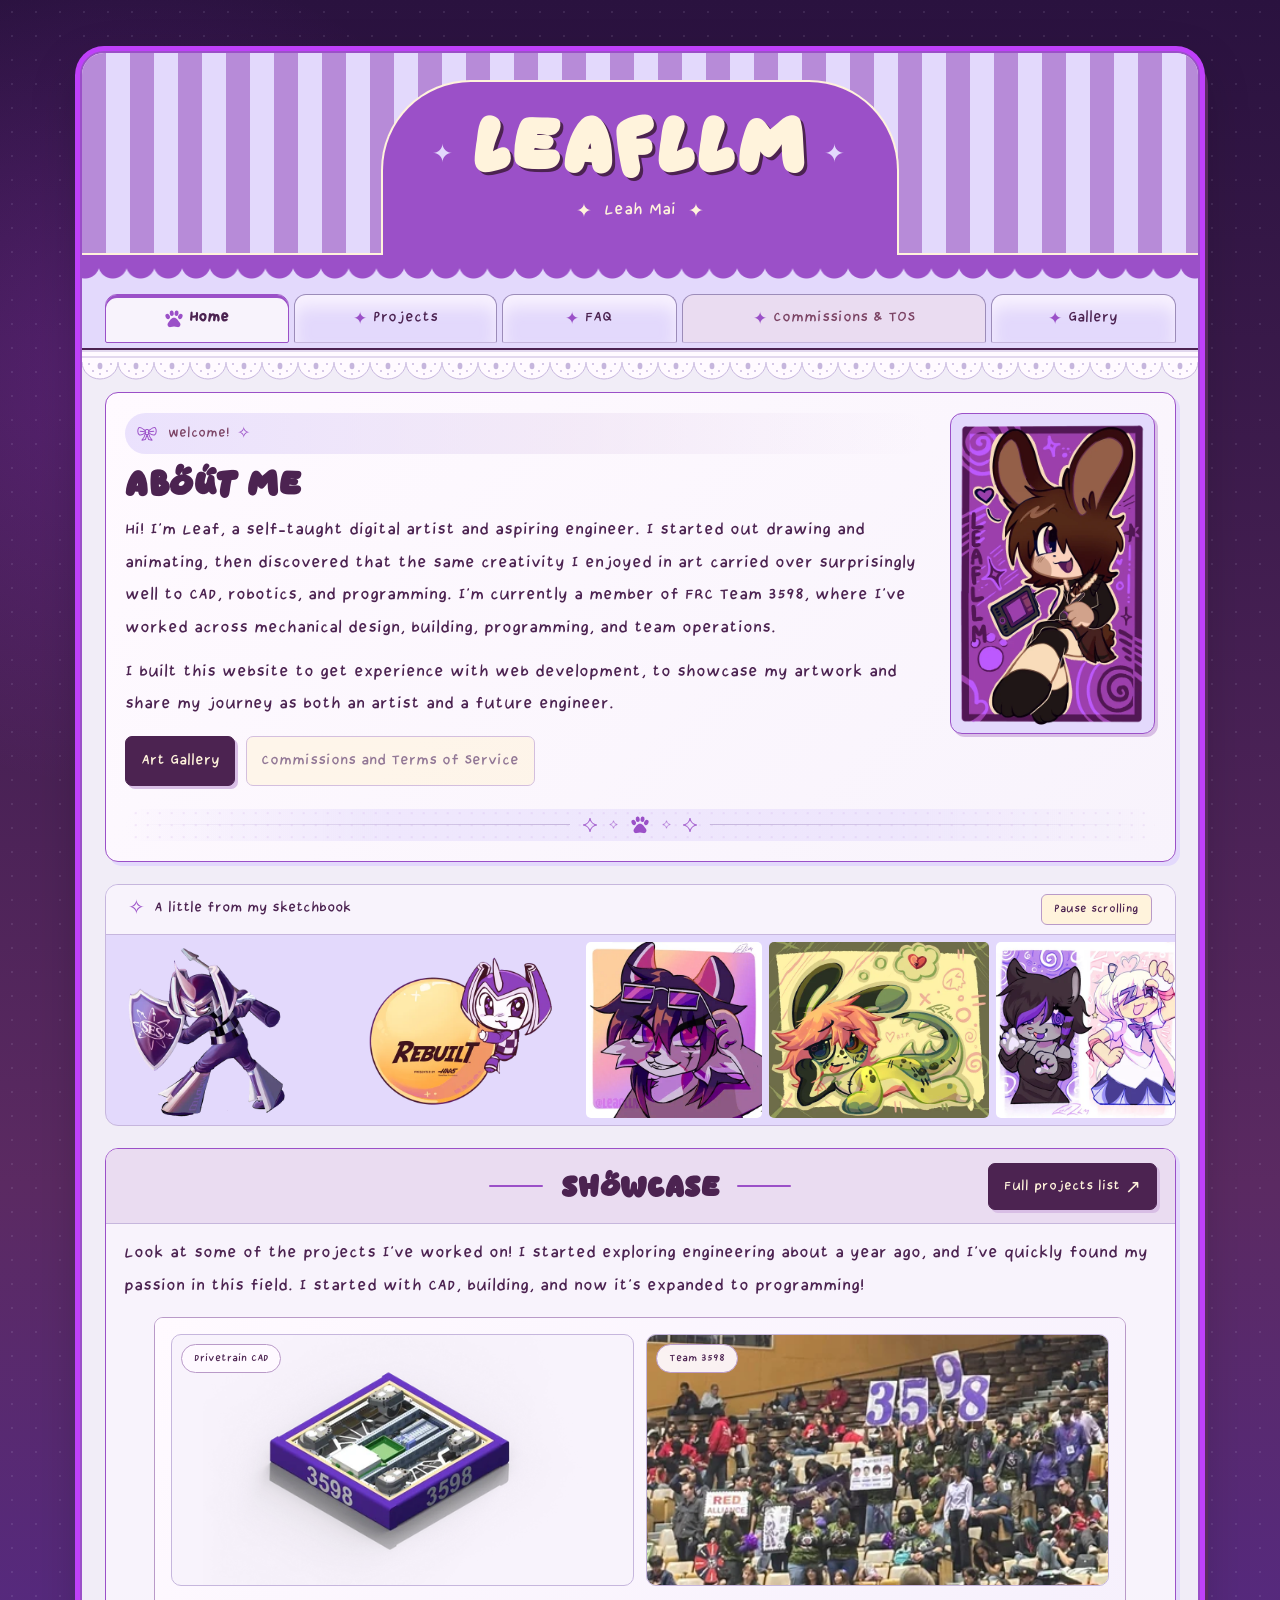
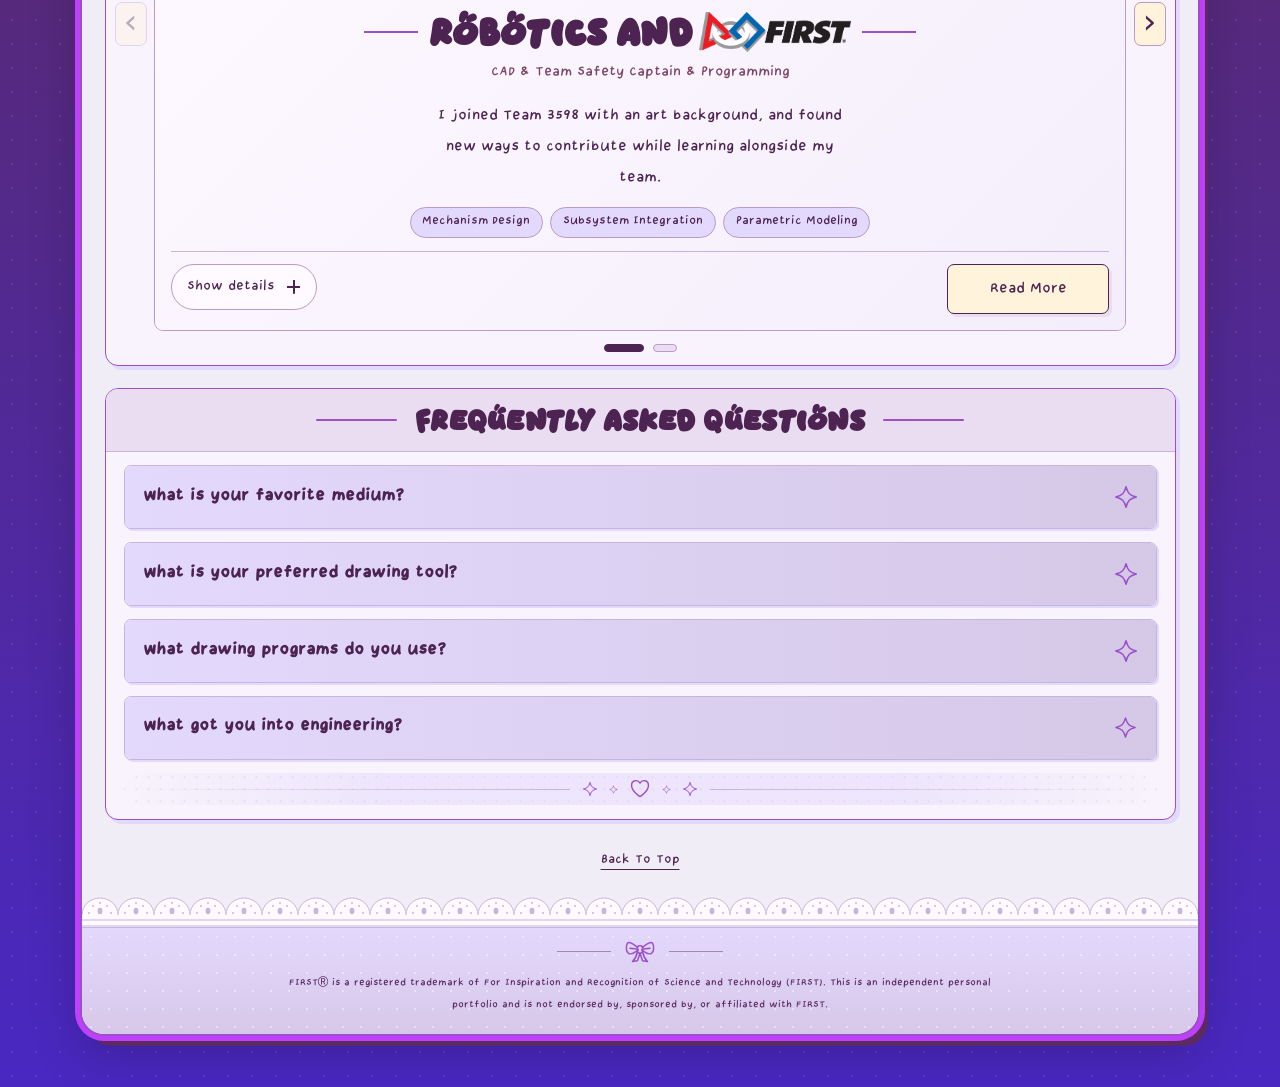
<file: index.html>
<!DOCTYPE html>
<html lang="en">

<head>
<link rel="stylesheet" href="style.css">
<link rel="stylesheet" href="home.css">

    <meta charset="UTF-8">
    <title>LeafLLM</title>
    <meta name="viewport" content="width=device-width, initial-scale=1.0">
    <script src="script.js" defer></script>
</head>
<body class="site-page home-page" id="top">
    <div class="site-shell">


        <div class="site-chrome">
        <header class="banner">
            <div class="banner-sign">
                <h1 class="site-title">LeafLLM</h1>
                <p class="site-byline">Leah Mai</p>
            </div>
        </header>

        <nav class="page-tabs" aria-label="Main navigation">
            <div class="links-container">
                <a class="page-tab homelink" href="index.html" aria-current="page">Home</a>
                <a class="page-tab" href="projects.html">Projects</a>
                <a class="page-tab" href="index.html#FAQ">FAQ</a>
                <span class="page-tab" role="link" aria-disabled="true" title="This page is not available yet">Commissions &amp; TOS</span>
                <a class="page-tab" href="gallery.html">Gallery</a>
            </div>
        </nav>
        </div>
    <div class="lace-trim" aria-hidden="true"></div>
    <main>
    <div class = "main">
        <div class = "left-column">
            <h3>Welcome!</h3>
            <h2>About Me</h2>
            <p>Hi! I'm Leaf, a self-taught digital artist and aspiring engineer. I started out drawing and animating, then discovered that the same creativity I enjoyed in art carried over surprisingly well to CAD, robotics, and programming. I'm currently a member of FRC Team 3598, where I've worked across mechanical design, building, programming, and team operations.
            </p>
            <p>I built this website to get experience with web development, to showcase my artwork and share my journey as both an artist and a future engineer.</p>
            <div class = "art-buttons">
                <a href="gallery.html" class="art-button">Art Gallery</a>
                <span class="art-button" role="link" aria-disabled="true" title="This page is not available yet">Commissions and Terms of Service</span>
            </div>
        </div>

        <div class = "right-column">
            <img src="images/banner.png" srcset="images/optimized/home/portrait-480.webp 480w" sizes="(min-width: 1100px) 193px, (max-width: 700px) 138px, 173px" width="2500" height="4000" alt="banner artwork" class="leafart" decoding="async" fetchpriority="high">
            <!-- for future reference i want to put all my contacts under here as little images :D-->
        </div>
        <div class="ornament-ribbon" aria-hidden="true"><span class="ribbon-star"></span><span class="ribbon-star ribbon-star--small"></span><span class="paw-icon"></span><span class="ribbon-star ribbon-star--small"></span><span class="ribbon-star"></span></div>
    </div>

    <section class="art-strip" aria-label="Selected artwork">
        <div class="art-strip-heading"><span>A little from my sketchbook</span><button type="button" class="art-pause" aria-pressed="false">Pause scrolling</button></div>
        <div class="artcarousel" tabindex="0" aria-label="Artwork carousel">
            <div class="art-track">
        <div class="art-group">
            <div class="artcard"><img src="images/optimized/art/FRC-2.webp" width="600" height="480" alt="Team 3598 robot character artwork" decoding="async"></div>
            <div class="artcard"><img src="images/optimized/art/FRC-1.webp" width="672" height="480" alt="FIRST robotics character illustration" decoding="async"></div>
            <div class="artcard"><img src="images/optimized/art/AFAttack-3.webp" width="480" height="480" alt="Animated purple character portrait" decoding="async"></div>
            <div class="artcard"><img src="images/optimized/art/AFAttack-6.webp" width="600" height="480" alt="Green and orange character illustration" decoding="async"></div>
            <div class="artcard"><img src="images/optimized/art/AFAttack.webp" width="960" height="480" alt="Character scene illustration" decoding="async"></div>
            <div class="artcard"><img src="images/optimized/art/sylvie-4.webp" width="480" height="480" alt="Sylvie character portrait in purple" decoding="async"></div>
            <div class="artcard"><img src="images/optimized/art/sylvie-5.webp" width="480" height="480" alt="Sylvie character illustration" decoding="async"></div>
            <div class="artcard"><img src="images/optimized/art/sylvie-3.webp" width="480" height="480" alt="Sylvie digital portrait" decoding="async"></div>
        </div>
        <div class="art-group" aria-hidden="true">
            <div class="artcard"><img src="images/optimized/art/FRC-2.webp" width="600" height="480" alt="" decoding="async"></div>
            <div class="artcard"><img src="images/optimized/art/FRC-1.webp" width="672" height="480" alt="" decoding="async"></div>
            <div class="artcard"><img src="images/optimized/art/AFAttack-3.webp" width="480" height="480" alt="" decoding="async"></div>
            <div class="artcard"><img src="images/optimized/art/AFAttack-6.webp" width="600" height="480" alt="" decoding="async"></div>
            <div class="artcard"><img src="images/optimized/art/AFAttack.webp" width="960" height="480" alt="" decoding="async"></div>
            <div class="artcard"><img src="images/optimized/art/sylvie-4.webp" width="480" height="480" alt="" decoding="async"></div>
            <div class="artcard"><img src="images/optimized/art/sylvie-5.webp" width="480" height="480" alt="" decoding="async"></div>
            <div class="artcard"><img src="images/optimized/art/sylvie-3.webp" width="480" height="480" alt="" decoding="async"></div>
        </div>
            </div>
        </div>
    </section>

<section id="showcase">

  <div class="showcase-container">
    <div class="panel-heading">
        <h2>Showcase</h2>
        <a href="projects.html">Full projects list</a>
    </div>
    <p> Look at some of the projects I've worked on! I started exploring engineering about a year ago, and I've quickly found my passion in this field. I started with CAD, building, and now it's expanded to programming!</p>

    <div class="carousel-wrapper">
      <button class="carousel-btn" id="prevBtn" aria-label="Previous card">
        <span aria-hidden="true">‹</span>
      </button>

      <div class="projects track" id="track">
        <article class="card" id="card-1" aria-labelledby="robotics-card-title">
            <div class="project-media robotics-media">
                <figure class="robotics-work-preview">
                    <img src="images/CAD/chassis-render.png" srcset="images/optimized/home/drivetrain-480.webp 480w, images/optimized/home/drivetrain-960.webp 960w" sizes="(max-width: 1100px) 42vw, 440px" width="1828" height="1148" alt="CAD render showing the Team 3598 drivetrain frame, wheel modules, and electronics layout" loading="lazy" decoding="async">
                    <figcaption>Drivetrain CAD</figcaption>
                </figure>
                <figure class="team-photo-preview">
                    <img src="images/Robotics/3598stands.jpg" srcset="images/optimized/home/team-3598-480.webp 480w, images/optimized/home/team-3598-960.webp 960w" sizes="(max-width: 1100px) 42vw, 440px" alt="Photo of Team 3598" class="standsphoto" width="385" height="175" loading="lazy" decoding="async">
                    <figcaption>Team 3598</figcaption>
                </figure>
            </div>
            <div class="card-heading">
                <h3 id="robotics-card-title"><span class="card-title-text">Robotics and <img src="images/assets/FIRST_Horz_RGB.png" alt="FIRST logo" class="FIRSTlogo"></span></h3>
                <p class="project-subtitle">CAD &amp; Team Safety Captain &amp; Programming</p>
            </div>
            <p class="project-summary">I joined Team 3598 with an art background, and found new ways to contribute while learning alongside my team.</p>
            <ul class="project-tags" aria-label="Robotics project topics">
                <li>Mechanism Design</li>
                <li>Subsystem Integration</li>
                <li>Parametric Modeling</li>
            </ul>
            <div class="project-footer">
            <details class="project-details">
                <summary><span class="details-closed">Show details</span><span class="details-open">Hide details</span></summary>
                <div class="project-details-content">
                    <div>
                        <h4>My Contributions</h4>
                        <p>
                            I've worked on several parts of the robot, including the drivetrain, turret and climbing mechanisms. Building these mechanisms taught me a lot about design, being able to interact with what I've built is my favorite part of robotics!!
                            Read more to see it in action :D
                        </p>
                      <!-- <a class="project-deep-link" href="robotics.html#drivetrain">View drivetrain <span aria-hidden="true">↗</span></a> -->
                    </div>
                    <!-- Unfinished detail block
                    <div><h4></h4><p></p></div>
                    -->
                </div>
            </details>
                <a class="project-link" href="robotics.html">Read More</a>
            </div>
        </article>

        <article class="card Solar-Regatta" id="card-2" aria-labelledby="regatta-card-title">
            <div class="project-media project-media--wide">
                <figure>
                    <img src="images/Solar_Regatta/teamphoto.jpg" srcset="images/optimized/home/regatta-team-720.webp 720w, images/optimized/home/regatta-team-1440.webp 1440w" sizes="(max-width: 1100px) 85vw, 900px" alt="Team photo" class="regattateamphoto" loading="lazy" decoding="async">
                    <figcaption>Solar Regatta team</figcaption>
                </figure>
            </div>
            <div class="card-heading">
                <h3 id="regatta-card-title"><span class="card-title-text">Solar Regatta</span></h3>
                <h4>Hosted by <img src="images/assets/SMUD_logo.png" alt="SMUD logo" class="SMUDlogo"></h4>
            </div>
            <p class="project-summary">
                Our junior class built a solar powered boat to compete!!!
            </p>
            <ul class="project-tags" aria-label="Solar Regatta project topics">
                <li>CAD</li>
                <li>Art &amp; communications</li>
                <li>Boat Driver</li>
            </ul>
            <div class="project-footer">
            <details class="project-details">
                <summary><span class="details-closed">Show details</span><span class="details-open">Hide details</span></summary>
                <div class="project-details-content">
                    <div>
                        <h4>Turnouts</h4>
                        <p>
                        The Junior class of The School of Engineering and Sciences won the Solar Regatta event!!! Came out with multiple awards
                        The SMUD solar regatta was hosted in Rancho Seco.
                    </p>
                    </div>
                    <div>
                        <h4>My contributions</h4>
                        <p class="regatta-roles">Roles: Lead Artist, Communications Lead, Boat Driver, Spirit Contributor, Boat Design Contributor.</p>
                    </div>
                </div>
            </details>
                <span class="project-link" role="link" aria-disabled="true" title="This page is not available yet">Read More</span>
            </div>
        </article>

        <!--
        <div class="card" id="card-3">
          <h3>test</h3>
        </div>
         -->
      </div>

<button class="carousel-btn" id="nextBtn" aria-label="Next card">
        <span aria-hidden="true">›</span>
      </button>
    </div>

    <div class="track__indicators" aria-label="Choose a project">
      <a href="#card-1" class="indicator" aria-label="Robotics project"></a>
      <a href="#card-2" class="indicator" aria-label="Solar Regatta project"></a>
      <!--<a href="#card-3" class="indicator"></a>-->
    </div>
  </div>
</section>

    <section id="FAQ">
    <div class = "FAQ-Container">
            <h2>Frequently Asked Questions</h2>
          <!--  <p>... that I get as an artist. </p> -->
            <div class = "FAQ-section">

                    <button class= "FAQ-button">
                        <span class="Q"> What is your favorite medium? </span>
                        <span class="faq-chevron" aria-hidden="true">⌄</span>
                    </button>
                <p class="A"> I prefer digital art because it's portable and I like having multiple layers. In most of my artworks I use over 5 layers.
                     My rendered pieces still take anywhere from 3-6 hours to complete. I sometimes do traditional art but I don't have the time for it.
                    <br>
                </p>
            </div>
            <div class = "FAQ-section">
                    <button class= "FAQ-button">
                        <span class="Q"> What is your preferred drawing tool? </span>
                        <span class="faq-chevron" aria-hidden="true">⌄</span>
                    </button>
                <p class="A">I draw with an Apple Pencil. I have a 4th Generation 11-inch iPad. I also own an XPPen Artist 12 Line Friends tablet.</p>
            </div>
            <div class = "FAQ-section">

                    <button class= "FAQ-button">
                        <span class="Q"> What drawing programs do you use? </span>
                        <span class="faq-chevron" aria-hidden="true">⌄</span>
                    </button>
                <p class="A"> I use Procreate and Clip Studio Paint for digital art. For animation I use ToonSquid. I like to use 11 FPS.</p>
            </div>
            <div class = "FAQ-section">

                    <button class= "FAQ-button">
                        <span class="Q"> What got you into engineering?  </span>
                        <span class="faq-chevron" aria-hidden="true">⌄</span>
                    </button>
                <p class="A"> Well, I never thought I'd like math, science, or any of that until I was exposed to it. My school kept giving me small projects to work on until I reached my junior year, where I got serious about engineering.
                    I found that I could use my art experience to make learning these subjects easier. It made ideas easier to communicate when I joined Team 3598. So now I love engineering, I want this as my career.
                </p>
            </div>
        <div class="ornament-ribbon" aria-hidden="true"><span class="ribbon-star"></span><span class="ribbon-star ribbon-star--small"></span><span class="heart-icon"></span><span class="ribbon-star ribbon-star--small"></span><span class="ribbon-star"></span></div>
    </div>
    </section>
    <a class="to-top" href="#top">Back To Top</a>

    </main>

<div class="lace-trim lace-trim--footer" aria-hidden="true"></div>
<footer>
    <div class="footer-ornament" aria-hidden="true"><span class="bow-icon"></span></div>
    <div class="footer-content">
        <p class="trademark-notice">
            FIRST&reg; is a registered trademark of For Inspiration and Recognition of Science and Technology (FIRST).
            This is an independent personal portfolio and is not endorsed by, sponsored by, or affiliated with FIRST.
        </p>
    </div>
</footer>
    </div>
</body>

</html>
</file>
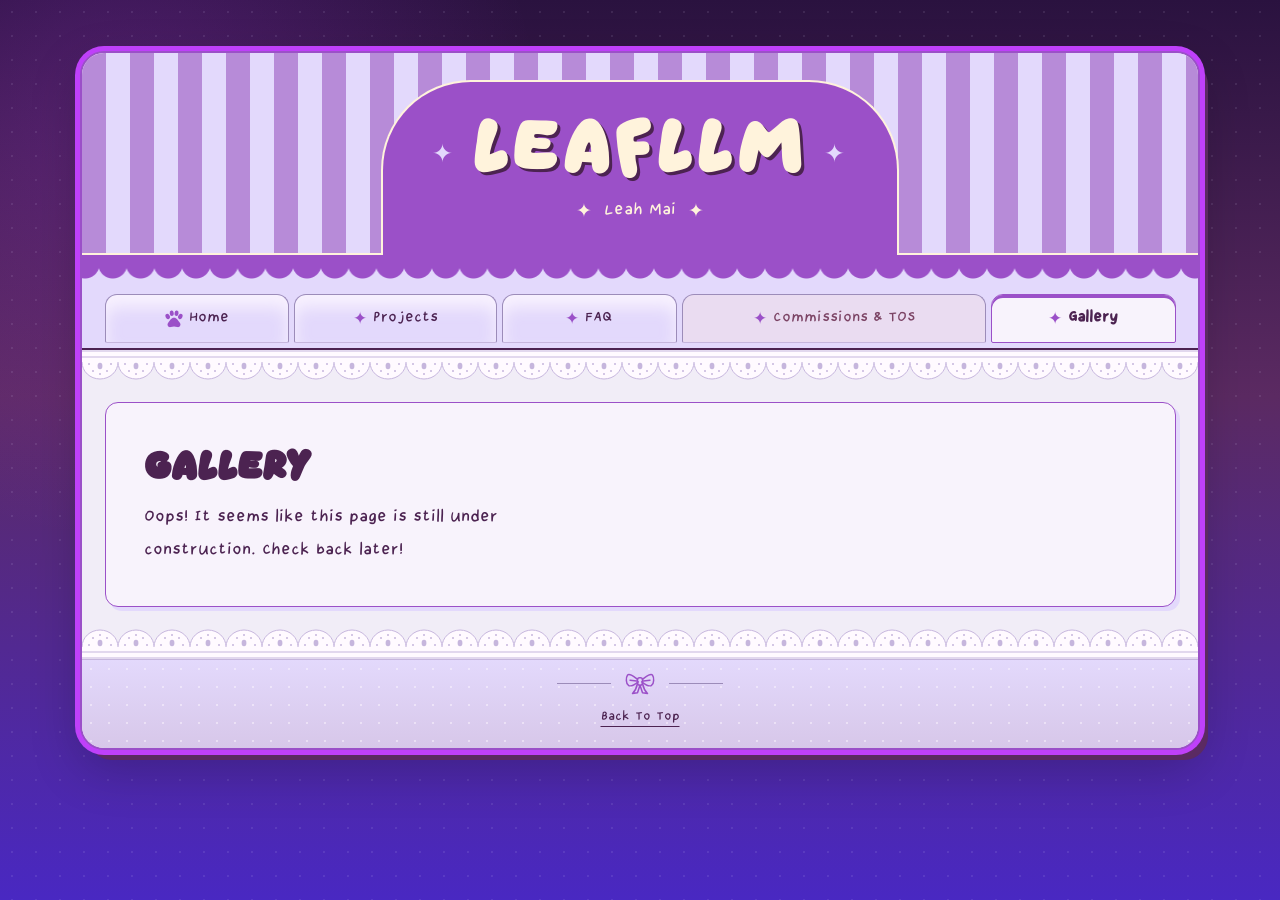
<file: gallery.html>
<!DOCTYPE HTML>
<html lang="en">
<head>
    <meta charset="UTF-8">
    <title>Gallery | LeafLLM</title>
    <meta name="viewport" content="width=device-width, initial-scale=1.0">
    <link rel="stylesheet" href="style.css">
    <script src="script.js" defer></script>
</head>
<body class="site-page gallery-site" id="top">
    <div class="site-shell">
        <div class="site-chrome">
        <header class="banner">
            <div class="banner-sign">
                <div class="site-title">LeafLLM</div>
                <p class="site-byline">Leah Mai</p>
            </div>
        </header>
        <nav class="page-tabs" aria-label="Main navigation">
            <div class="links-container">
                <a class="page-tab homelink" href="index.html">Home</a>
                <a class="page-tab" href="projects.html">Projects</a>
                <a class="page-tab" href="index.html#FAQ">FAQ</a>
                <span class="page-tab" role="link" aria-disabled="true" title="This page is not available yet">Commissions &amp; TOS</span>
                <a class="page-tab" href="gallery.html" aria-current="page">Gallery</a>
            </div>
        </nav>
        </div>
        <div class="lace-trim" aria-hidden="true"></div>
        <main class="page-content">
            <div class="content-panel">
                <h1>Gallery</h1>
                <p> Oops! It seems like this page is still under construction. Check back later!</p>
            </div>
        </main>
        <div class="lace-trim lace-trim--footer" aria-hidden="true"></div>
        <footer>
            <div class="footer-ornament" aria-hidden="true"><span class="bow-icon"></span></div>
            <a class="to-top" href="#top">Back To Top</a>
        </footer>
    </div>
</body>
</html>
</file>
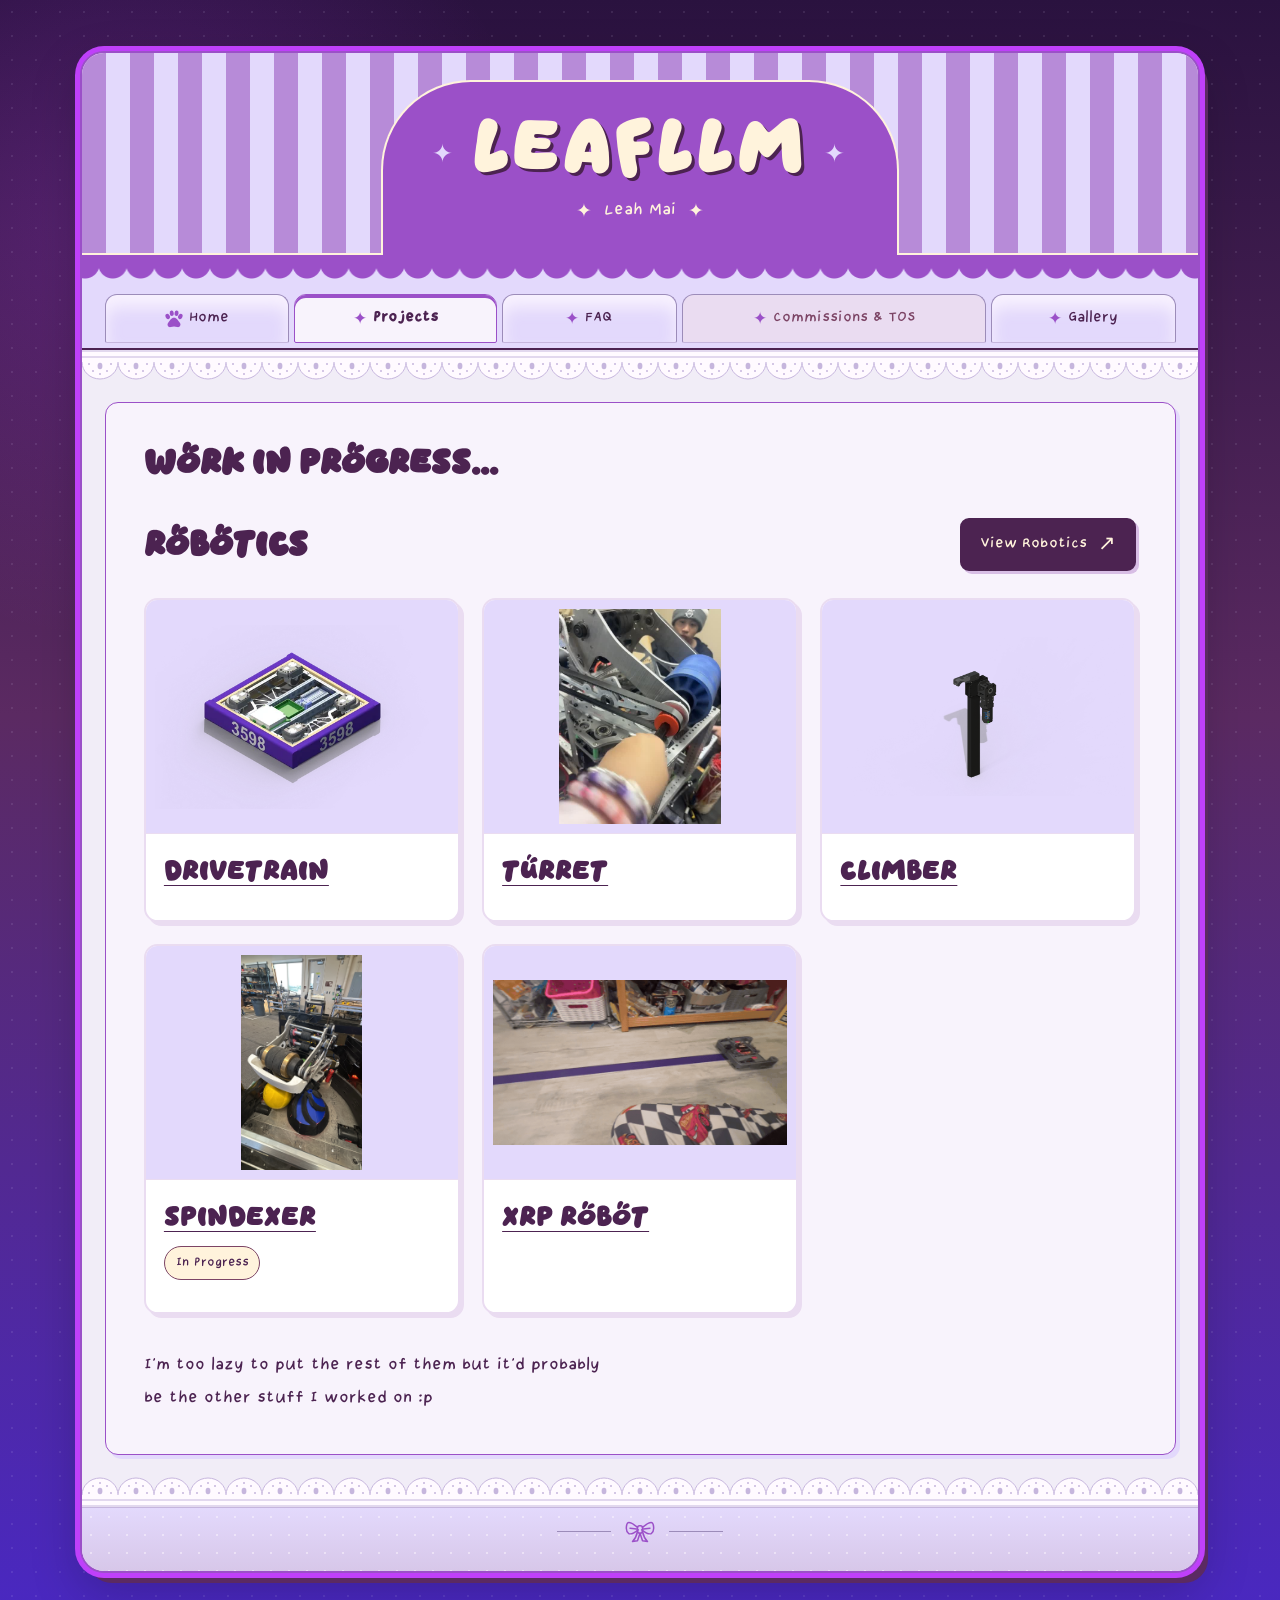
<file: projects.html>
<!DOCTYPE HTML>
<html lang="en">

<head>
<link rel="stylesheet" href="style.css">
<link rel="stylesheet" href="projects.css">

    <meta charset="UTF-8">
    <title>Projects | LeafLLM</title>
    <meta name="viewport" content="width=device-width, initial-scale=1.0">
    <script src="script.js" defer></script>
</head>

<body class="site-page projects-site" id="top">
    <div class="site-shell">
        <div class="site-chrome">
        <header class="banner">
            <div class="banner-sign">
                <div class="site-title">LeafLLM</div>
                <p class="site-byline">Leah Mai</p>
            </div>
        </header>
        <nav class="page-tabs" aria-label="Main navigation">
            <div class="links-container">
                <a class="page-tab homelink" href="index.html">Home</a>
                <a class="page-tab" href="projects.html" aria-current="page">Projects</a>
                <a class="page-tab" href="index.html#FAQ">FAQ</a>
                <span class="page-tab" role="link" aria-disabled="true" title="This page is not available yet">Commissions &amp; TOS</span>
                <a class="page-tab" href="gallery.html">Gallery</a>
            </div>
        </nav>
        </div>
        <div class="lace-trim" aria-hidden="true"></div>
        <main class="page-content">
            <div class="card content-panel">
                <h1>work in progress...</h1>
                    <section class="Robotics-Group" aria-labelledby="robotics-heading">
                        <div class="project-group-heading">
                            <h2 id="robotics-heading">Robotics</h2>
                            <a class="robotics-button" href="robotics.html">View Robotics <span aria-hidden="true">↗</span></a>
                        </div>
                        <!-- Copy a complete article to add a project; use unique ids and update its Robotics anchor. -->
                        <div class="projects-grid">
                        <article class="project-container" aria-labelledby="drivetrain-title">
                            <a class="project-image-link cad" href="robotics.html#drivetrain" aria-label="View Drivetrain"><img src="images/CAD/chassis-render.png" srcset="images/optimized/home/drivetrain-480.webp 480w, images/optimized/home/drivetrain-960.webp 960w" sizes="(max-width: 700px) 85vw, (max-width: 1000px) 43vw, 300px" width="1828" height="1148" alt="CAD render showing the Team 3598 drivetrain frame, wheel modules, and electronics layout" loading="lazy" decoding="async"></a>
                            <div class="project-card-content">
                                <h3 id="drivetrain-title"><a href="robotics.html#drivetrain">Drivetrain</a></h3>
                                <p></p>
                                <!-- Optional tags: <ul class="project-tags"><li></li></ul> -->
                            </div>
                        </article>
                        <article class="project-container" aria-labelledby="turret-title">
                            <a class="project-image-link " href="robotics.html#turret" aria-label="View Turret"><img src="images/Robotics/featured/turret/turret-test.jpg"  alt="Turret / close-up test" loading="lazy" decoding="async"></a>
                            <div class="project-card-content">
                                <h3 id="turret-title"><a href="robotics.html#turret">Turret</a></h3>
                                <p></p>
                                <!-- Optional tags: <ul class="project-tags"><li></li></ul> -->
                            </div>
                        </article>
                        <article class="project-container" aria-labelledby="climber-title">
                            <a class="project-image-link cad" href="robotics.html#climber" aria-label="View Climber"><img src="images/CAD/climber-retracted.png" width="2112" height="1146" alt="CAD render of the climber in its retracted position" loading="lazy" decoding="async"></a>
                            <div class="project-card-content">
                                <h3 id="climber-title"><a href="robotics.html#climber">Climber</a></h3>
                                <p></p>
                                <!-- Optional tags: <ul class="project-tags"><li></li></ul> -->
                            </div>
                        </article>
                        <article class="project-container" aria-labelledby="spindexer-title">
                            <a class="project-image-link cad" href="robotics.html#spindexer" aria-label="View Spindexer"><img src="images\Robotics\spindexer_demo.jpg"  alt="Spindexer CAD view" loading="lazy" decoding="async"></a>
                            <div class="project-card-content">
                                <h3 id="spindexer-title"><a href="robotics.html#spindexer">Spindexer</a></h3>
                                <span class="project-status">In Progress</span>
                                <p></p>
                                <!-- Optional tags: <ul class="project-tags"><li></li></ul> -->
                            </div>
                        </article>
                        <article class="project-container" aria-labelledby="xrp-title">
                            <a class="project-image-link " href="robotics.html#xrp" aria-label="View XRP Robot"><img src="images/Robotics/xrp_programming_loop.gif"  alt="Programming and testing an XRP robot" loading="lazy" decoding="async"></a>
                            <div class="project-card-content">
                                <h3 id="xrp-title"><a href="robotics.html#xrp">XRP Robot</a></h3>
                                <p></p>
                                <!-- Optional tags: <ul class="project-tags"><li></li></ul> -->
                            </div>
                        </article>
                        </div>
                        <p class="project-draft-note">I'm too lazy to put the rest of them but it'd probably be the other stuff I worked on :p</p>
                    </section>
            </div>


        </main>
        <div class="lace-trim lace-trim--footer" aria-hidden="true"></div>
        <footer>
            <div class="footer-ornament" aria-hidden="true"><span class="bow-icon"></span></div>
          <!--  <a class="to-top" href="#top">Back To Top</a> -->
        </footer>
    </div>


</body>
</html>
</file>
<file: style.css>
* {
    box-sizing: border-box;
    margin: 0;
    padding: 0;
}

:root 
{
    --lavender: #eadcf1;
    --purple-1: #9b50c8;
    --purple-2: #7c4465;
    --purple-3: #4c2351;
    --brown-1: #4f3022;
    --brown-2: #89614d;
    --brown-3: #f2d0ba;
    --brown-4: #FFF3DC;

}


html {
    scroll-behavior: smooth;
    font-size: 16px;
}
@font-face
{
    font-family: "headerfont";
    font-display: swap;
    src: url("fonts/Momentz.otf") format("opentype");
}
@font-face {
    font-family: "bodyfont";
    font-display: swap;
    src: url("fonts/Sophiecomic-Regular.ttf") format("truetype");
}
body {
    
    background-color: #fefeff;
    font-family: "bodyfont", sans-serif;
    font-size: 1.25rem;
}

/* Shared portfolio theme and frame. Page content stays in its own stylesheet. */
.site-page {
    --paper: #f8f3fc;
    --surface: #f1e7f7;
    --soft-purple: #d8bee5;
    --line: #b99ac8;
    --periwinkle: #e3d9fc;
    --hyper-magenta: #bf40fa;
    --ultrasonic-blue: #4928c2;
    --velvet-purple: #5b2a62;
    --imperial-violet: #2a123f;
    --dusted-lavender: #9c8cb9;
    --orchid-smoke: #c6b6dd;
    --moon-pearl: #f1edf7;
    --lace-white: #fffaff;
    min-height: 100vh;
    padding: clamp(1rem, 4vw, 4rem) 1.25rem;
    background:
        radial-gradient(circle, #e3d9fc1a 1px, transparent 1.5px) 0 0 / 24px 24px,
        radial-gradient(circle at 10% 14%, #bf40fa38, transparent 23rem),
        linear-gradient(180deg, var(--imperial-violet), var(--velvet-purple) 44%, var(--ultrasonic-blue));
    color: var(--purple-3);
    font-size: 1.25rem;
    line-height: 1.45;
}
.site-page .site-shell {
    width: 100%;
    max-width: 1120px;
    margin-inline: auto;
    background: var(--moon-pearl);
    border: 2px solid var(--purple-1);
    border-radius: 24px;
    box-shadow: 0 0 0 5px var(--hyper-magenta), 8px 10px 0 var(--velvet-purple), 0 18px 50px #04060735;
}
.site-page a { color: var(--purple-3); text-underline-offset: .2em; }
.site-page button { font: inherit; }
.site-page :is(a, button):focus-visible { outline: 3px solid var(--purple-1); outline-offset: 3px; }
/* Solid cafe stripes meet a continuous divider that follows the title's arch. */
.site-page .banner {
    position: relative;
    z-index: 1;
    padding: 1.5rem 1.25rem 0;
    text-align: center;
    border-radius: 22px 22px 0 0;
    background: repeating-linear-gradient(90deg, #b78bd8 0 24px, var(--periwinkle) 24px 48px);
}
.site-page .banner::before {
    content: "";
    position: absolute;
    inset: auto 0 0;
    height: 2px;
    background: var(--brown-4);
}
/* Restore the original scalloped trim, with the tabs spaced below its tips. */
.site-page .banner::after {
    content: "";
    position: absolute;
    top: 100%;
    left: 0;
    right: 0;
    height: 24px;
    background: var(--purple-1);
    mask:
        linear-gradient(0deg, #0000 15px, #000 0),
        radial-gradient(15px, #000 calc(100% - 1px), #0000) bottom / 27.75px 30px;
    pointer-events: none;
}
.banner-sign {
    position: relative;
    width: fit-content;
    max-width: 100%;
    margin-inline: auto;
    padding: 1.2rem 1.8rem 1.55rem;
    border: 2px solid var(--brown-4);
    border-bottom: 0;
    border-radius: 5rem 5rem 0 0;
    background: var(--purple-1);
}
.banner .site-title {
    color: var(--brown-4);
    font-family: "headerfont", system-ui, sans-serif;
    font-size: clamp(2.65rem, 6vw, 4rem);
    line-height: 1.1;
    letter-spacing: .045em;
    text-shadow: 3px 3px 0 var(--purple-3);
}
.banner .site-title::before, .banner .site-title::after {
    content: "✦";
    display: inline-block;
    margin-inline: .65em;
    color: var(--periwinkle);
    font: .35em/1 Georgia, serif;
    vertical-align: middle;
    text-shadow: none;
}
.banner .site-byline {
    display: flex;
    align-items: center;
    justify-content: center;
    gap: .65rem;
    margin: .65rem auto 0;
    color: var(--brown-4);
}
.banner .site-byline::before, .banner .site-byline::after { content: "✦"; font: 1.05rem/1 Georgia, serif; }

/* Page links remain tabs. Their outlines stop above the single shared baseline. */
.site-page .page-tabs {
    display: block;
    height: auto;
    padding: calc(.85rem + 24px) 1.25rem .25rem;
    margin: 0;
    background: var(--periwinkle);
    border-bottom: 2px solid var(--purple-3);
}
.site-page .page-tabs .links-container {
    position: static;
    display: grid;
    grid-template-columns: 1fr 1.1fr .95fr 1.65fr 1fr;
    align-items: stretch;
    gap: 5px;
    width: 100%;
    height: auto;
    background: none;
}
.site-page .page-tabs .page-tab {
    display: flex;
    align-items: center;
    justify-content: center;
    flex: 1 1 auto;
    min-width: 0;
    width: auto;
    min-height: 46px;
    padding: .55rem .7rem;
    border: 1px solid var(--dusted-lavender);
    border-bottom-color: var(--orchid-smoke);
    border-radius: 12px 12px 2px 2px;
    background: var(--periwinkle);
    box-shadow: inset 0 12px 16px #fffaffc0;
    font-size: 1.15rem;
    line-height: 1.3;
    text-align: center;
    text-decoration: none;
    transition: background-color .18s, color .18s, border-color .18s, box-shadow .18s, transform .18s;
}
.site-page .page-tabs .page-tab::before { content: "✦"; margin-right: .35em; color: var(--purple-1); font: .8em/1 Georgia, serif; }
.site-page .page-tabs .page-tab[aria-current] {
    border-color: var(--purple-1);
    background: var(--paper);
    box-shadow: inset 0 3px 0 var(--purple-1);
    font-weight: 700;
}
.site-page .page-tabs .page-tab[href]:is(:hover, :focus-visible) { background: var(--lace-white); box-shadow: inset 0 3px 0 var(--hyper-magenta); transform: translateY(-2px); }
.site-page .page-tabs .page-tab:focus-visible { outline-offset: -4px; }

.page-tabs .page-tab[aria-disabled="true"] { color: var(--purple-2); background: var(--lavender); box-shadow: none; cursor: not-allowed; }
/* Custom monochrome paws share the same color and silhouette at every size. */
.site-page .page-tabs .homelink::before, .main h3::before, .paw-icon, .bow-icon, .heart-icon {
    content: "";
    display: inline-block;
    flex: 0 0 auto;
    width: 1.1rem;
    height: 1.1rem;
    background: var(--purple-1);
    mask: url("images/assets/paw.svg") center / contain no-repeat;
    vertical-align: -.16em;
}
.main h3::before { margin-right: .45rem; mask-image: url("images/assets/bow.svg"); }
.bow-icon { mask-image: url("images/assets/bow.svg"); }
.heart-icon { mask-image: url("images/assets/heart.svg"); }
.lace-trim {
    height: 30px;
    background: url("images/assets/lace-trim.svg") center top / 36px 30px repeat-x;
    pointer-events: none;
}
.lace-trim--footer { transform: rotate(180deg); }

/* The second lace edge closes the frame, with a single centered bow ornament. */
.site-page footer {
    padding: .6rem 1.5rem 1rem;
    background:
        radial-gradient(circle, #fffaff75 1px, transparent 1.5px) 0 0 / 18px 18px,
        linear-gradient(var(--periwinkle), #d7c7e9);
    border-radius: 0 0 22px 22px;
    border-top: 1px solid var(--orchid-smoke);
    text-align: center;
}
.footer-ornament { display: flex; align-items: center; justify-content: center; gap: .75rem; margin: 0 auto .45rem; }
.footer-ornament::before, .footer-ornament::after { content: ""; width: 3rem; height: 1px; background: var(--dusted-lavender); }
.footer-ornament .bow-icon { width: 1.7rem; height: 1.4rem; }
.footer-content { max-width: 720px; margin: auto; }
.trademark-notice { color: var(--velvet-purple); font-size: .8rem; line-height: 1.5; }


.site-shell > main { min-width: 0; view-transition-name: page-content; }
.site-chrome { view-transition-name: site-chrome; }
.page-content { padding: 1.25rem; }
.content-panel { padding: clamp(1.25rem, 3vw, 2.5rem); border: 1px solid var(--purple-1); border-radius: 13px; background: var(--paper); box-shadow: 4px 4px 0 var(--periwinkle); }
.content-panel :is(h1, h2) { color: var(--purple-3); font-family: "headerfont", system-ui, sans-serif; font-size: clamp(1.8rem, 3vw, 2.5rem); line-height: 1.2; }
.content-panel p { margin-top: .8rem; max-width: 52ch; }
.to-top { display: block; width: fit-content; margin: 1.5rem auto 0; font-size: 1rem; }
footer .to-top { margin: .4rem auto 0; }
:focus-visible { outline: 3px solid var(--purple-1); outline-offset: 5px; }
[id] { scroll-margin-top: 1.5rem; }

/* Native page transitions retain ordinary links, browser history, and anchor navigation. */
@view-transition { navigation: auto; }
::view-transition-group(*) { animation-duration: .2s; animation-timing-function: ease; }
::view-transition-group(page-content) { animation: none; }
::view-transition-old(page-content), ::view-transition-new(page-content) { mix-blend-mode: normal; object-fit: none; object-position: top left; }
::view-transition-old(page-content) { animation: page-out .14s ease both; }
::view-transition-new(page-content) { animation: page-in .2s ease both; }
@keyframes page-out { to { opacity: 0; } }
@keyframes page-in { from { opacity: 0; transform: translateY(5px); } to { opacity: 1; transform: translateY(0); } }

@media (min-width: 1100px) { html { font-size: 18px; } }
@media (max-width: 700px) {
    .site-page { padding: 1rem .9rem; }
    .site-page .site-shell { border-radius: 18px; box-shadow: 0 0 0 4px var(--hyper-magenta), 5px 7px 0 var(--velvet-purple); }
    .site-page .banner { padding: 1.1rem .8rem 0; border-radius: 16px 16px 0 0; }
    .banner-sign { padding: 1rem .7rem 1.3rem; border-radius: 3rem 3rem 0 0; }
    .banner .site-title::before, .banner .site-title::after { margin-inline: .32em; }
    .site-page .page-tabs { padding: calc(.7rem + 24px) .7rem .25rem; }
    .site-page .page-tabs .page-tab { padding: .5rem .35rem; font-size: 1.05rem; }
    .site-page footer { padding-inline: 1rem; border-radius: 0 0 16px 16px; }
    .page-content { padding: .65rem 1rem 1.1rem; }
}
@media (max-width: 520px) {
    .site-page { font-size: 1.2rem; }
    .banner .site-byline { font-size: 1.15rem; }
    .banner .site-title { font-size: clamp(2rem, 9.8vw, 2.65rem); }
    .banner .site-title::before, .banner .site-title::after { margin-inline: .3em; }
    .site-page .page-tabs .links-container { grid-template-columns: repeat(6, minmax(0, 1fr)); gap: 4px; }
    .site-page .page-tabs .page-tab { grid-column: span 2; min-height: 44px; font-size: 1rem; }
    .site-page .page-tabs .page-tab:nth-child(n+4) { grid-column: span 3; }
}
@media (prefers-reduced-motion: reduce) {
    @view-transition { navigation: none; }
    html { scroll-behavior: auto; }
    *, *::before, *::after { scroll-behavior: auto !important; transition: none !important; }
    ::view-transition-group(*), ::view-transition-old(*), ::view-transition-new(*) { animation: none !important; }
}
</file>
<file: home.css>
/* Homepage content; the frame, banner, tabs, and footer live in style.css. */
.home-page :is(.main p, .showcase-container p, .A) { font-size: 1.25rem; line-height: 1.45; }
.home-page h2 {
    color: var(--purple-3);
    font-family: "headerfont", system-ui, sans-serif;
    font-size: 1.85rem;
    line-height: 1.25;
    letter-spacing: .015em;
}

/* The artwork follows the introduction in its own compact, labeled frame. */
.art-strip {
    display: flex;
    flex-direction: column;
    margin-top: 1.25rem;
    border: 1px solid var(--orchid-smoke);
    border-radius: 13px;
    overflow: hidden;
    background: var(--periwinkle);
}
.art-strip-heading {
    display: flex;
    align-items: center;
    justify-content: space-between;
    gap: 1rem;
    padding: .5rem 1.25rem;
    border-bottom: 1px solid var(--orchid-smoke);
    background: var(--paper);
    font-size: 1.1rem;
}
.art-strip-heading > span::before { content: "✧"; margin-right: .5rem; color: var(--purple-1); }
.art-pause {
    flex-shrink: 0;
    padding: .15rem .7rem;
    border: 1px solid var(--line);
    border-radius: 6px;
    background: var(--brown-4);
    color: var(--purple-3);
    font-size: .875rem !important;
    cursor: pointer;
    transition: background-color .2s, color .2s, transform .2s;
}
.art-pause:is(:hover, :focus-visible) { background: var(--purple-1); color: var(--brown-4); transform: translateY(-2px); }
.artcarousel { --art-height: 158px; overflow: hidden; padding-block: 7px; contain: layout paint; }
.art-track { display: flex; width: max-content; animation: art-scroll 45s linear infinite; will-change: transform; }
.art-group { display: flex; align-items: center; gap: 7px; padding-right: 7px; flex: 0 0 auto; }
.artcard { flex: 0 0 auto; }
.artcard img { display: block; height: var(--art-height); width: auto; border-radius: 5px; }
.art-strip.is-paused .art-track, .art-strip.is-offscreen .art-track { animation-play-state: paused; }
@keyframes art-scroll { to { transform: translate3d(-50%, 0, 0); } }

/* Small star ribbons finish the personal panels; Showcase stays undecorated. */
.ornament-ribbon {
    grid-column: 1 / -1;
    display: flex;
    align-items: center;
    justify-content: center;
    gap: .65rem;
    min-height: 1.8rem;
    padding-inline: .65rem;
    border-radius: 999px;
    background:
        radial-gradient(circle, #9b50c81a 1px, transparent 1.5px) center / 12px 12px,
        linear-gradient(90deg, transparent, #e3d9fc85 25%, #e3d9fc85 75%, transparent);
}
.ornament-ribbon::before, .ornament-ribbon::after {
    content: "";
    flex: 1;
    height: 1px;
    background: linear-gradient(90deg, transparent, var(--orchid-smoke));
}
.ornament-ribbon::after { transform: rotate(180deg); }
.ribbon-star { width: .9rem; height: .9rem; background: var(--purple-1); mask: url("images/assets/sparkle.svg") center / contain no-repeat; }
.ribbon-star--small { width: .5rem; height: .5rem; }
.FAQ-Container > .ornament-ribbon { margin: .2rem 1rem .75rem; }

/* Comfortable reading width and light surfaces keep the artwork in focus. */
.home-page main { padding: .7rem 1.25rem 1.35rem; }
.main {
    display: grid;
    grid-template-columns: minmax(0, 1fr) 185px;
    align-items: start;
    gap: 1.25rem;
    padding: 1.1rem;
    background: linear-gradient(135deg, var(--lace-white), var(--paper));
    border: 1px solid var(--purple-1);
    border-radius: 13px;
    box-shadow: 4px 4px 0 var(--periwinkle);
}
.left-column, .right-column { min-width: 0; }
.main h3 {
    display: flex;
    align-items: center;
    gap: .15rem;
    margin-bottom: .5rem;
    padding: .35rem .65rem;
    border-radius: 999px;
    background: linear-gradient(90deg, #e3d9fcbb, #eadcf180 55%, transparent);
    color: var(--purple-2);
    font-size: 1.08rem;
    font-weight: 400;
}
.main h3::after { content: "✧"; margin-left: .3rem; color: var(--purple-1); font: .9rem/1 Georgia, serif; }
.main p { margin-top: .6rem; }
.right-column { padding: 5px; border: 1px solid var(--purple-1); border-radius: 12px; background: var(--periwinkle); box-shadow: 3px 3px 0 var(--soft-purple); }
.right-column .leafart { display: block; width: 100%; height: auto; border-radius: 7px; }
.art-buttons { display: flex; flex-wrap: wrap; align-items: stretch; gap: .6rem; margin-top: .8rem; }
.art-buttons .art-button {
    display: flex;
    align-items: center;
    justify-content: center;
    padding: .5rem .8rem;
    border: 1px solid var(--purple-3);
    border-radius: 7px;
    background: var(--purple-3);
    color: var(--brown-4);
    box-shadow: 3px 3px 0 var(--soft-purple);
    font-size: 1.15rem;
    text-decoration: none;
    text-align: center;
    transition: transform .3s, box-shadow .3s, background-color .3s, color .3s;
}
.art-buttons .art-button:nth-child(2) { background: var(--brown-4); border-color: var(--line); color: var(--purple-3); }
.art-buttons .art-button[aria-disabled="true"] { opacity: .6; cursor: not-allowed; box-shadow: none; }
.art-buttons a:is(:hover, :focus-visible) { 
    background: var(--purple-1); 
    color: var(--brown-4); 
    transform: translate(-2px, -2px); 
    box-shadow: 6px 6px 0 var(--soft-purple); }

/* Matching section headers; the title occupies the exact middle column. */
#showcase, #FAQ { margin-top: 1.25rem; }
.showcase-container, .FAQ-Container {
    background: var(--paper);
    border: 1px solid var(--purple-1);
    border-radius: 13px;
    box-shadow: 4px 4px 0 var(--periwinkle);
}
.panel-heading, .FAQ-Container > h2 {
    padding: .75rem 1rem;
    background: var(--lavender);
    border-bottom: 1px solid var(--orchid-smoke);
    border-radius: 12px 12px 0 0;
}
.panel-heading { display: grid; grid-template-columns: minmax(0, 1fr) auto minmax(0, 1fr); align-items: center; gap: .65rem; }
.panel-heading h2 { grid-column: 2; }
.home-page .panel-heading h2, .home-page .FAQ-Container > h2 {
    display: flex;
    align-items: center;
    justify-content: center;
    gap: 1rem;
    font-size: 1.55rem;
    text-align: center;
}
.panel-heading h2::before, .panel-heading h2::after, .FAQ-Container > h2::before, .FAQ-Container > h2::after {
    content: "";
    flex: 1 0 1rem;
    width: 3rem;
    max-width: 4.5rem;
    height: 2px;
    border-radius: 999px;
    background: var(--purple-1);
}
.panel-heading > a {
    grid-column: 3;
    justify-self: end;
    display: inline-flex;
    align-items: center;
    justify-content: center;
    gap: .3rem;
    padding: .5rem .8rem;
    border: 1px solid var(--purple-3);
    border-radius: 7px;
    background: var(--purple-3);
    color: var(--brown-4);
    box-shadow: 3px 3px 0 var(--soft-purple);
    font-size: 1.05rem;
    text-decoration: none;
    white-space: nowrap;
    transition: background-color .2s, transform .2s, box-shadow .2s;
}
.panel-heading > a::after { content: "↗"; font-family: system-ui, sans-serif; }
.panel-heading > a:is(:hover, :focus-visible) { 
    background: var(--purple-1); 
    transform: translateY(-2px); 
    box-shadow: 4px 5px 0 var(--soft-purple);
 }
.showcase-container > p { 
    margin: .75rem 1rem 0; 
}

/* Desktop projects scroll horizontally; phone cards keep their natural height. */
.carousel-wrapper { position: relative; display: flex; align-items: center; gap: .4rem; margin: .75rem .5rem 0; }
.projects {
    display: flex;
    flex: 1;
    min-width: 0;
    gap: 1rem;
    overflow-x: auto;
    overflow-y: hidden;
    scrollbar-width: none;
    scroll-behavior: smooth;
    scroll-snap-type: x mandatory;
    align-items: stretch;
    border: 1px solid var(--line);
    border-radius: 9px;
    background: var(--lace-white);
}
.projects::-webkit-scrollbar { display: none; }
.card {
    flex: 0 0 100%;
    min-width: 0;
    display: flex;
    flex-direction: column;
    align-items: stretch;
    gap: .7rem;
    padding: .9rem;
    background: linear-gradient(135deg, var(--lace-white), #f4eefc);
    scroll-snap-align: center;
    scroll-snap-stop: always;
}
.project-media { display: grid; grid-template-columns: repeat(2, minmax(0, 1fr)); gap: .7rem; }
.project-media--wide { grid-template-columns: minmax(0, 1fr); }
.project-media figure {
    position: relative;
    min-width: 0;
    margin: 0;
    overflow: hidden;
    border: 1px solid var(--orchid-smoke);
    border-radius: 10px;
    background: var(--paper);
}
.project-media img { display: block; width: 100%; height: clamp(180px, 22vw, 250px); object-fit: cover; }
.project-media .robotics-work-preview img { object-fit: contain; }
.project-media .regattateamphoto { object-position: center 48%; }
.project-media figcaption {
    position: absolute;
    top: .5rem;
    left: .5rem;
    padding: .2rem .65rem;
    border: 1px solid var(--line);
    border-radius: 999px;
    background: #fffaffed;
    color: var(--purple-3);
    font-size: .85rem;
    line-height: 1.3;
}
.card-heading { padding: .6rem .4rem .1rem; text-align: center; }
.card h3 {
    display: flex;
    align-items: center;
    justify-content: center;
    gap: .6rem;
    margin: 0;
    font-family: "headerfont", system-ui, sans-serif;
    font-size: 2rem;
    line-height: 1.25;
    text-align: center;
}
.card-title-text { display: flex; align-items: center; justify-content: center; flex-wrap: wrap; gap: .4rem; min-width: 0; }
.card-heading h3::before, .card-heading h3::after { content: ""; flex: 1 1 1rem; max-width: 3rem; min-width: .5rem; height: 2px; background: var(--purple-1); }
.FIRSTlogo { height: 1.1em; width: auto; }
.SMUDlogo { width: auto; height: 1rem; vertical-align: middle; margin-left: .3rem; }
.home-page .card .project-subtitle, .card-heading h4 { margin: .25rem 0 0; color: var(--purple-2); font-size: 1.1rem; font-weight: 400; line-height: 1.4; }
.card p { text-align: center; }
.home-page .card .project-summary { max-width: 54ch; margin-inline: auto; font-size: 1.15rem; line-height: 1.5; }
.project-tags { display: flex; justify-content: center; flex-wrap: wrap; gap: .4rem; list-style: none; margin: 0; padding: 0; }
.project-tags li { padding: .15rem .65rem; border: 1px solid var(--line); border-radius: 999px; background: var(--periwinkle); color: var(--purple-3); font-size: .95rem; line-height: 1.4; }
.project-footer { display: grid; grid-template-columns: minmax(0, 1fr) auto; align-items: start; border-top: 1px solid var(--orchid-smoke); margin-top: auto; padding-top: .7rem; }
.project-details { grid-column: 1 / -1; grid-row: 1; }
.project-details summary {
    display: flex;
    align-items: center;
    gap: .7rem;
    width: fit-content;
    min-height: 46px;
    margin: 0;
    padding: .35rem .85rem;
    border: 1px solid var(--line);
    border-radius: 999px;
    background: var(--lace-white);
    color: var(--purple-3);
    font-size: 1.05rem;
    list-style: none;
    cursor: pointer;
    transition: background-color .2s, box-shadow .2s;
}
.project-details summary::-webkit-details-marker { display: none; }
.project-details summary::after {
    content: "";
    flex: 0 0 .75rem;
    width: .75rem;
    height: .75rem;
    background:
        linear-gradient(currentColor, currentColor) center / 100% 2px no-repeat,
        linear-gradient(currentColor, currentColor) center / 2px 100% no-repeat;
    transition: background-size .28s ease, transform .28s ease;
}
.project-details[open] summary::after { background-size: 100% 2px, 2px 0; transform: rotate(180deg); }
.project-details .details-open, .project-details[open] .details-closed { display: none; }
.project-details[open] .details-open { display: inline; }
.project-details summary:is(:hover, :focus-visible) { 
    background: var(--periwinkle); 
    box-shadow: 2px 2px 0 
    var(--soft-purple); 
}
.project-details summary:focus-visible { outline: 3px solid var(--purple-1); outline-offset: 3px; }
.project-details-content { display: grid; grid-template-columns: repeat(2, minmax(0, 1fr)); gap: 1.2rem; padding: .9rem .6rem .3rem; }
.project-details-content > div:only-child { grid-column: 1 / -1; width: 100%; max-width: 60ch; justify-self: center; text-align: center; }
.project-details-content h4 { margin-bottom: .35rem; color: var(--purple-3); font-size: 1.15rem; text-align: center; }
.home-page .project-details-content p { font-size: 1.1rem; line-height: 1.5; }
/* Native disclosure semantics remain intact, including keyboard use and hidden links. */
@supports (interpolate-size: allow-keywords) and selector(details::details-content) {
    .project-details::details-content {
        interpolate-size: allow-keywords;
        block-size: 0;
        opacity: 0;
        overflow: clip;
        transition:
            block-size .32s cubic-bezier(.22, .7, .25, 1),
            opacity .24s ease,
            content-visibility .32s allow-discrete;
    }
    .project-details[open]::details-content { block-size: auto; opacity: 1; }
}
.card .project-link {
    grid-column: 2;
    grid-row: 1;
    align-self: start;
    z-index: 1;
    display: block;
    min-width: 9rem;
    min-height: 46px;
    padding: .5rem 1.1rem;
    border: 1px solid var(--purple-3);
    border-radius: 7px;
    background: var(--brown-4);
    box-shadow: 3px 3px 0 var(--lavender);
    font-size: 1.15rem;
    text-decoration: none;
    text-align: center;
    transition: background-color .3s, color .3s, transform .3s, box-shadow .3s;
}
.card .project-link[aria-disabled="true"] { opacity: .6; cursor: not-allowed; box-shadow: none; }
.card .project-link:not([aria-disabled="true"]):is(:hover, :focus-visible) { background: var(--purple-1); color: var(--brown-4); transform: translate(-2px, -2px); box-shadow: 6px 6px 0 var(--purple-3); }
.card .project-deep-link { display: block; width: fit-content; margin: .4rem auto 0; padding: .2rem; font-size: 1rem; text-align: center; }
.carousel-btn { flex: 0 0 32px; height: 44px; border: 1px solid var(--line); border-radius: 7px; background: var(--brown-4); color: var(--purple-3); cursor: pointer; transition: transform .2s, background-color .2s, color .2s; }
.carousel-btn span { font: 1.9rem/1 system-ui, sans-serif; }
.carousel-btn:disabled { opacity: .35; cursor: default; }
.carousel-btn:not(:disabled):is(:hover, :focus-visible) { background: var(--purple-1); color: var(--brown-4); transform: scale(1.1); }
.track__indicators { display: flex; justify-content: center; gap: .5rem; padding: .7rem; }
.indicator { width: 24px; height: 8px; border: 1px solid var(--line); border-radius: 999px; background: var(--lavender); transition: width .35s, background-color .35s; }
.indicator.active { width: 40px; background: var(--purple-3); border-color: var(--purple-3); }

/* Distinct question and answer surfaces, with stable vector sparkle indicators. */
.FAQ-section { margin: .75rem 1rem; border: 1px solid var(--orchid-smoke); border-radius: 7px; background: var(--lace-white); overflow: hidden; box-shadow: 2px 2px 0 var(--periwinkle); }
.FAQ-button {
    display: flex;
    align-items: center;
    justify-content: space-between;
    gap: 1rem;
    width: 100%;
    padding: .8rem 1rem;
    border: 0;
    background: linear-gradient(90deg, var(--periwinkle), #d5c8e7);
    color: var(--purple-3);
    font-size: 1.25rem;
    text-align: left;
    cursor: pointer;
    transition: none;
}
.FAQ-button .Q { font-weight: 700; }
.FAQ-button:focus-visible { outline-offset: -4px; }
.faq-chevron { display: block; flex: 0 0 1.3rem; width: 1.3rem; height: 1.3rem; font-size: 0; background: var(--purple-1); mask: url("images/assets/sparkle.svg") center / contain no-repeat; transition: transform .25s ease; }
.FAQ-section.active .faq-chevron { background: var(--purple-3); transform: rotate(45deg); }
.FAQ-section .A { max-height: 0; overflow: hidden; opacity: 0; margin: 0 1rem; color: var(--purple-3); text-align: left; transition: max-height .35s ease-in-out, opacity .35s ease-in-out, margin .35s ease-in-out; }
.home-page .FAQ-section .A { font-size: 1.15rem; line-height: 1.6; }
.FAQ-section.active .A { max-height: var(--answer-height, 150px); opacity: 1; margin-block: .8rem; }

@media (min-width: 1100px) {
    .artcarousel { --art-height: 176px; }
    .main { grid-template-columns: minmax(0, 1fr) 205px; }
}
@media (max-width: 768px) {
    .carousel-wrapper { display: block; }
    .projects { display: grid; grid-template-columns: minmax(0, 1fr); grid-auto-rows: auto; overflow: visible; scroll-snap-type: none; border: 0; background: transparent; margin-bottom: 1rem; }
    .card { border: 1px solid var(--line); border-radius: 9px; scroll-snap-align: none; }
    .carousel-btn, .track__indicators { display: none; }
    .panel-heading { grid-template-columns: 1fr; justify-items: center; gap: .6rem; }
    .panel-heading h2, .panel-heading > a { grid-column: 1; justify-self: center; }
}
@media (max-width: 700px) {
    .artcarousel { --art-height: 130px; }
    .home-page main { padding: .65rem 1rem 1.1rem; }
    .main { grid-template-columns: minmax(0, 1fr) 145px; gap: 1rem; padding: .9rem; }
    .art-buttons { flex-direction: column; }
    .panel-heading, .FAQ-Container > h2 { padding: .75rem .7rem; }
    .showcase-container > p { margin: .75rem .85rem 0; }
    .carousel-wrapper { margin: .75rem .5rem 0; }
    .card { padding: .75rem; gap: .65rem; }
    .card-heading { padding: .6rem .25rem .1rem; }
    .project-media { gap: .45rem; }
    .project-media img { height: auto; aspect-ratio: 4 / 3; }
    .project-media--wide img { aspect-ratio: 2 / 1; }
    .project-media figcaption { position: static; border: 0; border-radius: 0; background: var(--periwinkle); padding: .3rem; font-size: .85rem; text-align: center; }
    .project-details-content { grid-template-columns: 1fr; gap: .8rem; padding-inline: .2rem; }
    .project-footer { margin-top: 0; }
    .card h3 { font-size: 1.7rem; gap: .35rem; }
    .card-heading h3::before, .card-heading h3::after { max-width: 2rem; }
    .FAQ-section { margin-inline: .75rem; }
}
@media (max-width: 520px) {
    .home-page :is(.main p, .showcase-container p, .A) { font-size: 1.2rem; }
    .art-strip-heading { padding: .5rem .7rem; gap: .5rem; font-size: 1rem; }
    .art-strip-heading > span::before { display: none; }
    .art-pause { font-size: .78rem !important; padding-inline: .4rem; }
    .main { grid-template-columns: minmax(0, 1fr); padding: .85rem; gap: .8rem; }
    .right-column { width: 150px; margin: .2rem auto; }
    .home-page h2 { font-size: 1.65rem; }
    .home-page .panel-heading h2, .home-page .FAQ-Container > h2 { font-size: 1.3rem; gap: .6rem; }
    .panel-heading h2::before, .panel-heading h2::after { width: 2rem; }
    .panel-heading > a { font-size: 1rem; }
    .card h3 { font-size: 1.55rem; }
    .project-details summary { padding: .4rem .55rem; gap: .4rem; font-size: 1rem; }
    .card .project-link { min-width: 0; padding: .5rem .7rem; font-size: 1rem; }
    .FAQ-button { padding: .75rem; }
    .FAQ-button .Q { font-size: 1.05rem; }
}
@media (prefers-reduced-motion: reduce) {
    .project-details::details-content, .project-details summary, .project-details summary::after { transition: none; }
    .art-track { animation: none; will-change: auto; }
    .art-group[aria-hidden="true"], .art-pause { display: none; }
    .artcarousel { overflow-x: auto; }
}
</file>
<file: projects.css>
/* Project directory only: reuse the site's palette, fonts, and shadows. */
.projects-site .content-panel > h1 { 
    font-size: 1.85rem;
 }
.projects-site .Robotics-Group { 
    margin-top: 2rem;
 }
.projects-site .project-group-heading { 
    display: flex; 
    align-items: center; 
    justify-content: space-between; 
    flex-wrap: wrap; 
    gap: 1rem; 
    margin-bottom: 1.5rem;
 }
.projects-site .project-group-heading h2 { 
    font-size: 1.85rem; 
}
.projects-site .robotics-button { 
    display: inline-flex; 
    align-items: center; 
    justify-content: center; 
    gap: .6rem; 
    min-height: 44px; 
    padding: .55rem 1rem; 
    border: 2px solid var(--purple-3); 
    border-radius: .5rem; background: 
    var(--purple-3); color: var(--brown-4); 
    box-shadow: 3px 3px 0 var(--soft-purple); 
    font-size: 1.15rem; 
    text-decoration: none;
 }
.projects-site .robotics-button:is(:hover, :focus-visible) 
{ background: var(--purple-2);
    
 }
.projects-site .projects-grid { display: grid; grid-template-columns: repeat(auto-fit, minmax(min(100%, 15rem), 1fr)); gap: 1.25rem; }
.projects-site .project-container { min-width: 0; overflow: hidden; border: 2px solid var(--lavender); border-radius: .75rem; background: white; box-shadow: 4px 4px 0 var(--lavender); }
.projects-site .project-image-link { display: grid; place-items: center; aspect-ratio: 4 / 3; padding: .5rem; background: var(--periwinkle); border-bottom: 1px solid var(--lavender); }
.projects-site .project-image-link img { display: block; width: 100%; height: 100%; min-height: 0; object-fit: contain; }
.projects-site .project-image-link:focus-visible { outline-offset: -4px; }
.projects-site .project-card-content { padding: 1rem; }
.projects-site .project-card-content h3 { font-family: "headerfont", system-ui, sans-serif; font-size: 1.5rem; font-weight: 400; line-height: 1.3; }
.projects-site .project-card-content h3 a { text-decoration-thickness: 1px; }
.projects-site .project-card-content p { font-size: 1.25rem; line-height: 1.6; }
.projects-site .project-status { display: inline-block; margin-top: .75rem; padding: .15rem .6rem; border: 1px solid var(--purple-2); border-radius: 999px; background: var(--brown-4); font-size: 1rem; }
.projects-site .project-tags { display: flex; flex-wrap: wrap; gap: .4rem; margin-top: .75rem; list-style: none; }
.projects-site .project-tags li { padding: .15rem .65rem; border: 1px solid var(--line); border-radius: 999px; background: var(--periwinkle); font-size: .95rem; }
.projects-site .content-panel .project-draft-note { margin-top: 2rem; }
@media (max-width: 520px) {
    .projects-site .content-panel { padding: 1rem; }
    .projects-site .content-panel :is(h1, h2) { font-size: 1.65rem; }
    .projects-site .project-card-content h3 { font-size: 1.4rem; }
    .projects-site .project-card-content p { font-size: 1.2rem; }
}
</file>
